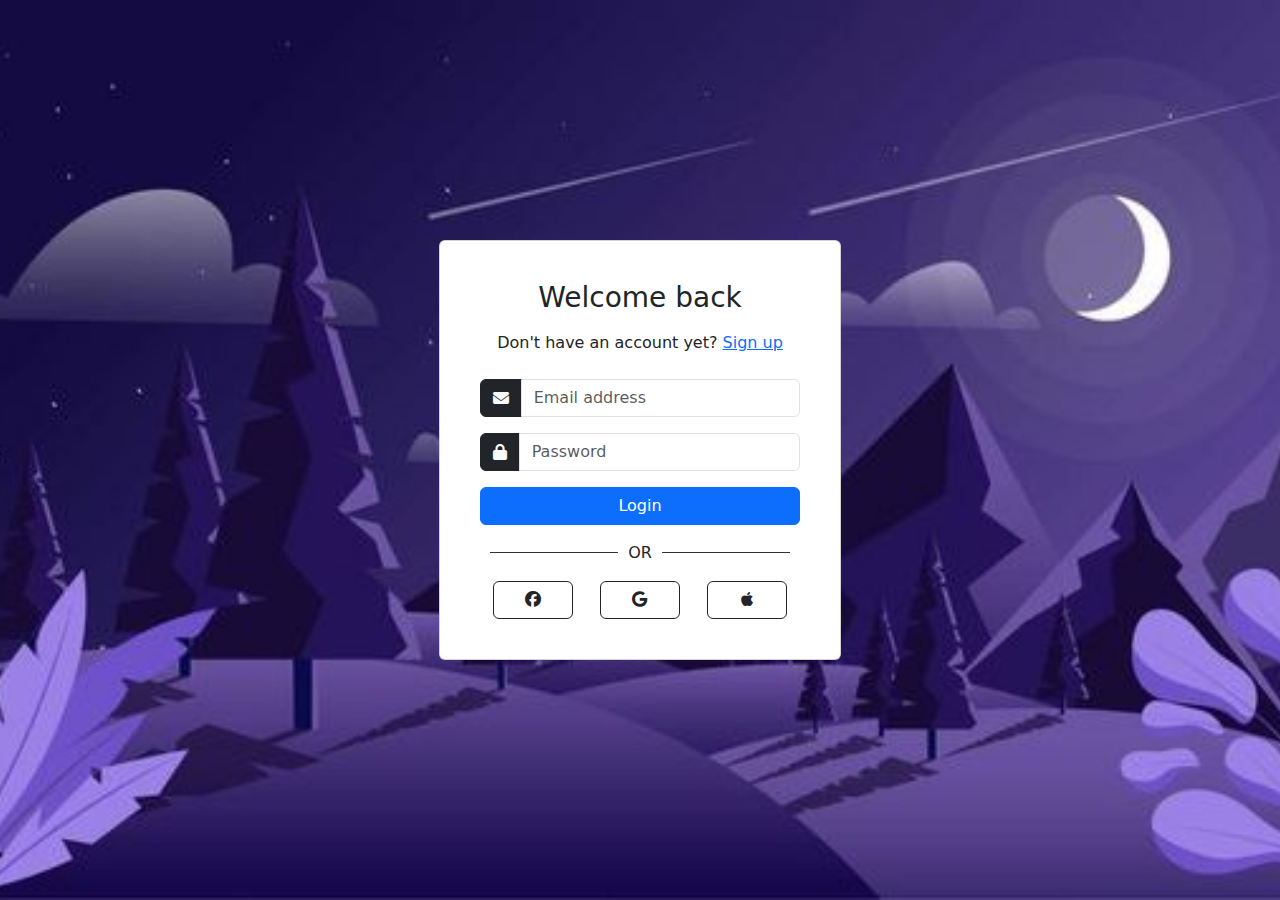
<file: login.html>
<!DOCTYPE html>
<html lang="en">

    <head>
        <meta charset="UTF-8">
        <meta name="viewport" content="width=device-width, initial-scale=1.0">
        <title>Login</title>
        <link rel="stylesheet" href="./css/login.css">
        <link href="https://cdn.jsdelivr.net/npm/bootstrap@5.0.2/dist/css/bootstrap.min.css" rel="stylesheet">
        <link rel="stylesheet" href="https://cdnjs.cloudflare.com/ajax/libs/font-awesome/6.5.2/css/all.min.css" />
    </head>

    <body>
        <div class="container-fluid bg">
            <div class="row d-flex justify-content-center align-items-center min-vh-100">
                <div class="col-md-4">
                    <div class="card p-4 text-center">
                        <div class="card-body">
                            <h3 class="card-title mb-3">Welcome back</h3>
                            <p class="card-text mb-4">Don't have an account yet?
                                <a href="signup.html">Sign up</a></p>
                            <form>
                                <div class="input-group mb-3">
                                    <span class="input-group-text bg-dark
                                                                border-dark text-light" id="basic-addon1">
                                        <i class="fas fa-envelope"></i>
                                    </span>
                                    <input type="email" class="form-control" id="email" placeholder="Email address" required>
                                </div>

                                <div class="input-group mb-3">
                                    <span class="input-group-text bg-dark
                                                                border-dark text-light" id="basic-addon2">
                                        <i class="fas fa-lock"></i>
                                    </span>
                                    <input type="password" class="form-control" id="password" placeholder="Password" required>
                                </div>

                                <button id="btn-login" class="btn btn-primary
                                                            w-100 mb-3" type="submit">Login</button>
                                <div class="d-flex mb-3 justify-content-center
                                                            align-items-center">
                                    <div class="divider"></div>
                                    OR
                                    <div class="divider"></div>
                                </div>

                                <div class="d-flex justify-content-around">
                                    <button type="button" class="btn
                                                                btn-outline-dark w-25"><i class="fab
                                                                    fa-facebook"></i></button>
                                    <button type="button" class="btn
                                                                btn-outline-dark w-25"><i class="fab
                                                                    fa-google"></i></button>
                                    <button type="button" class="btn
                                                                btn-outline-dark w-25"><i class="fab
                                                                    fa-apple"></i></button>
                                </div>
                            </form>

                        </div>
                    </div>
                </div>
            </div>
        </div>
    </body>

</html>
</file>
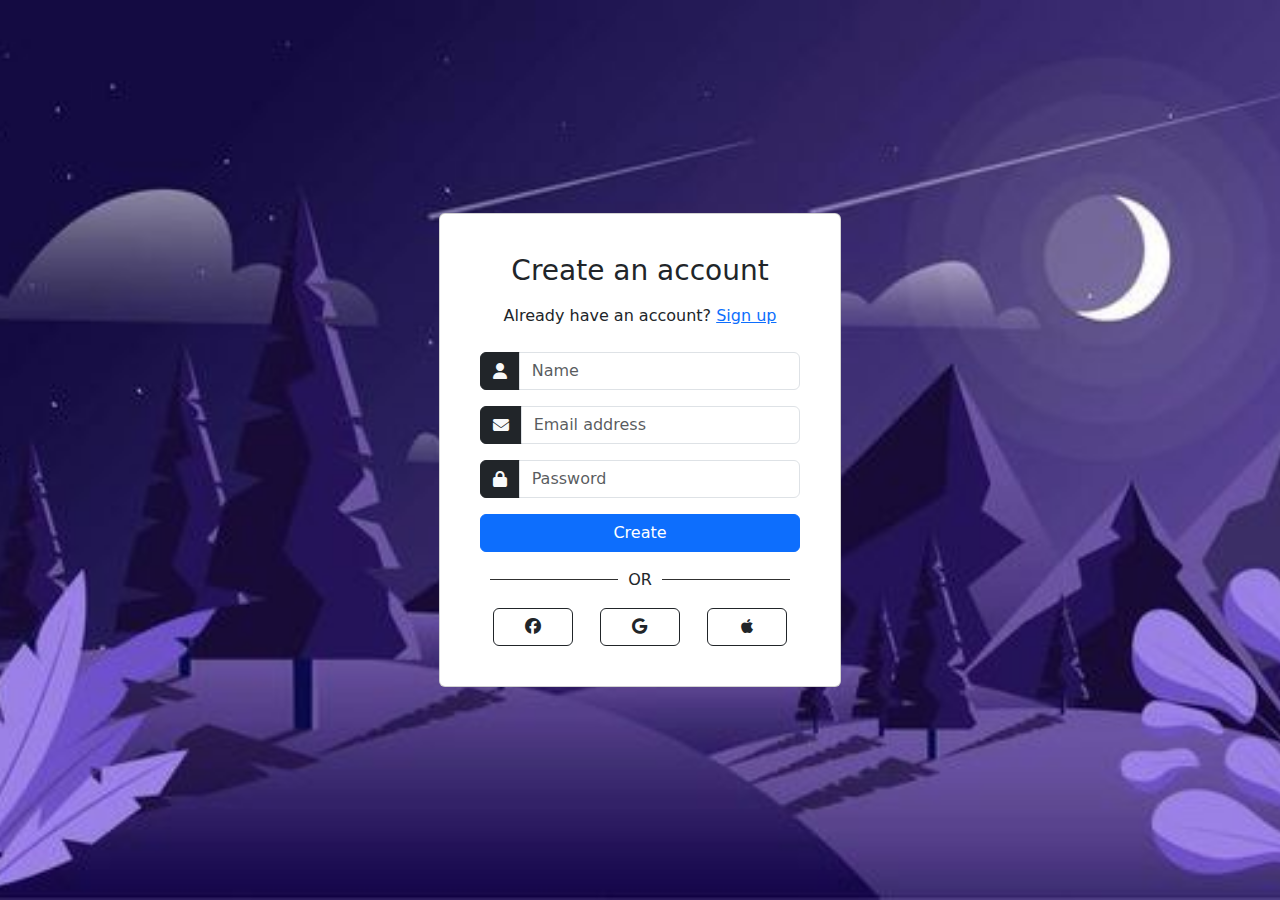
<file: signup.html>
<!DOCTYPE html>
<html lang="en">

    <head>
        <meta charset="UTF-8">
        <meta name="viewport" content="width=device-width, initial-scale=1.0">
        <title>Sign up</title>
        <link rel="stylesheet" href="./css/login.css">
        <link href="https://cdn.jsdelivr.net/npm/bootstrap@5.0.2/dist/css/bootstrap.min.css" rel="stylesheet">
        <link rel="stylesheet" href="https://cdnjs.cloudflare.com/ajax/libs/font-awesome/6.5.2/css/all.min.css" />
    </head>

    <body>
        <div class="container-fluid bg">
            <div class="row d-flex justify-content-center align-items-center min-vh-100">
                <div class="col-md-4">
                    <div class="card p-4 text-center">
                        <div class="card-body">
                            <h3 class="card-title mb-3">Create an account</h3>
                            <p class="card-text mb-4">Already have an account?
                                <a href="signup.html">Sign up</a>
                            </p>
                            <form>
                                <div class="input-group mb-3">
                                    <span class="input-group-text bg-dark
                                                                border-dark text-light" id="basic-addon1">
                                        <i class="fa-solid fa-user"></i>
                                    </span>
                                    <input type="name" class="form-control" id="name" placeholder="Name" required>
                                </div>

                                <div class="input-group mb-3">
                                    <span class="input-group-text bg-dark
                                                                border-dark text-light" id="basic-addon1">
                                        <i class="fas fa-envelope"></i>
                                    </span>
                                    <input type="email" class="form-control" id="email" placeholder="Email address"
                                        required>
                                </div>

                                <div class="input-group mb-3">
                                    <span class="input-group-text bg-dark
                                                                border-dark text-light" id="basic-addon2">
                                        <i class="fas fa-lock"></i>
                                    </span>
                                    <input type="password" class="form-control" id="password" placeholder="Password"
                                        required>
                                </div>

                                <button id="btn-login" class="btn btn-primary
                                                            w-100 mb-3" type="submit">Create</button>
                                <div class="d-flex mb-3 justify-content-center
                                                            align-items-center">
                                    <div class="divider"></div>
                                    OR
                                    <div class="divider"></div>
                                </div>

                                <div class="d-flex justify-content-around">
                                    <button type="button" class="btn
                                                                btn-outline-dark w-25"><i class="fab
                                                                    fa-facebook"></i></button>
                                    <button type="button" class="btn
                                                                btn-outline-dark w-25"><i class="fab
                                                                    fa-google"></i></button>
                                    <button type="button" class="btn
                                                                btn-outline-dark w-25"><i class="fab
                                                                    fa-apple"></i></button>
                                </div>
                            </form>

                        </div>
                    </div>
                </div>
            </div>
        </div>
    </body>

</html>
</file>
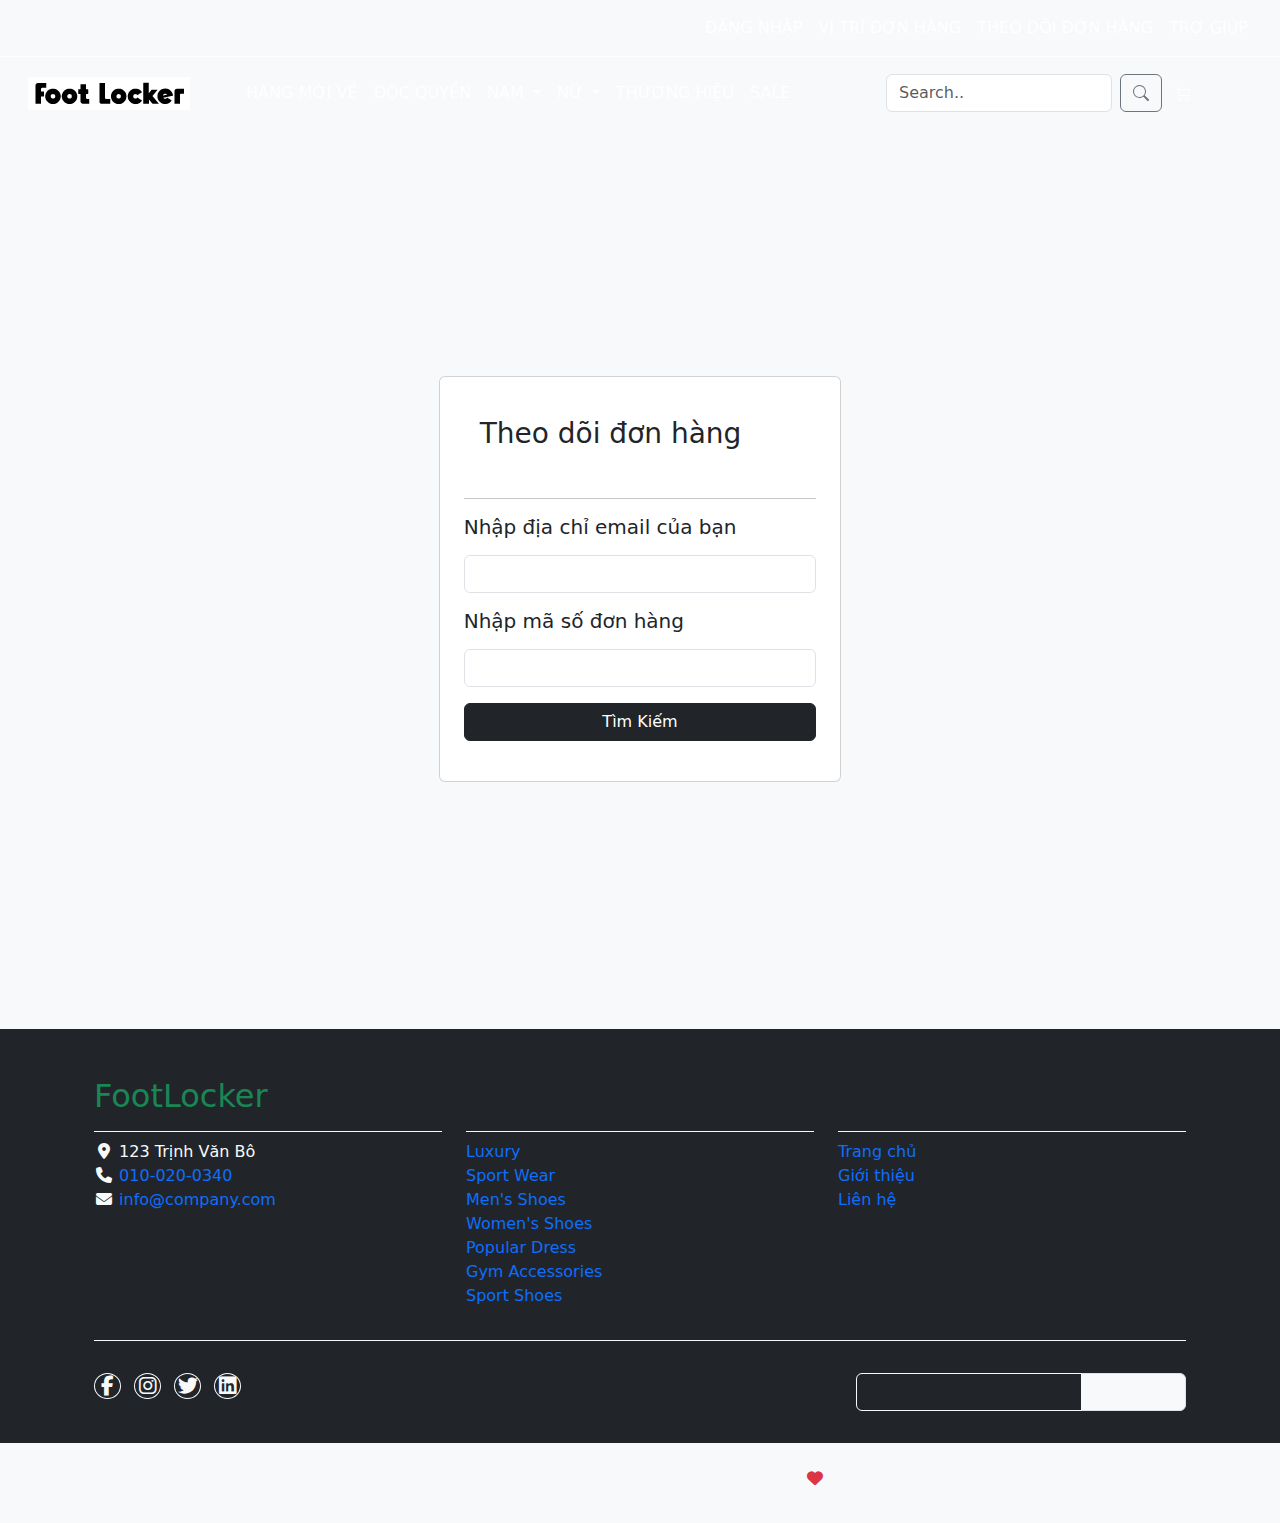
<file: trackorders.html>
<!DOCTYPE html>
<html lang="en">
    <head>
        <meta charset="UTF-8">
        <meta name="viewport" content="width=device-width, initial-scale=1.0">
        <title>FootLooker</title>
        <link href="https://cdn.jsdelivr.net/npm/bootstrap@5.0.2/dist/css/bootstrap.min.css" rel="stylesheet">
        <link rel="stylesheet" href="./css/trackorders.css">
        <link rel="shortcut icon" href="https://www.sneakerbranding.com/wp-content/uploads/2022/12/logo-in-logo.png" type="image/x-icon">
        <link rel="stylesheet" href="https://cdnjs.cloudflare.com/ajax/libs/font-awesome/6.5.2/css/all.min.css" />

    </head>
    <body>
        <div class="row">
            <div class="col">
                <nav class="navbar navbar-expand-lg bg-body-tertiary bg-dark d-flex justify-content-end top-nav px-4">
                    <div class="d-flex align-items-end">
                        <div class="collapse navbar-collapse" id="navbarSupportedContent">
                            <ul class="navbar-nav me-auto mb-2 mb-lg-0">
                                <li class="nav-item">
                                    <a class="nav-link" href="login.html">ĐĂNG NHẬP</a>
                                </li>
                                <li class="nav-item">
                                    <a class="nav-link" href="#">VỊ TRÍ ĐƠN HÀNG</a>
                                </li>
                                <li class="nav-item">
                                    <a class="nav-link" href="trackorders.html">THEO DÕI ĐƠN HÀNG</a>
                                </li>
                                <li class="nav-item">
                                    <a class="nav-link" href="#">TRỢ GIÚP</a>
                                </li>
                            </ul>
                        </div>
                    </div>
                </nav>

                <nav class="navbar navbar-expand-lg bg-body-tertiary bg-dark d-flex flex-column p-3">
                    <div class="container-fluid">
                        <a href="index.html">
                            <img src="./img/Foot_Locker.png" alt="Logo">
                        </a>

                        <div class="collapse navbar-collapse mx-5">
                            <ul class="navbar-nav me-auto mb-2 mb-lg-0">
                                <li class="nav-item">
                                    <a class="nav-link" aria-current="page" href="#">HÀNG MỚI VỀ</a>
                                </li>
                                <li class="nav-item">
                                    <a class="nav-link" aria-current="page" href="#">ĐỘC QUYỀN</a>
                                </li>
                                <li class="nav-item dropdown">
                                    <a class="nav-link dropdown-toggle" href="#" role="button" data-bs-toggle="dropdown" aria-expanded="false">
                                        NAM
                                    </a>
                                    <ul class="dropdown-menu">
                                        <li><a class="dropdown-item" href="#">T-shirt</a></li>
                                        <li><a class="dropdown-item" href="#">Hoodies</a></li>
                                        <li><a class="dropdown-item" href="#">Quần</a></li>
                                    </ul>
                                </li>
                                <li class="nav-item dropdown">
                                    <a class="nav-link dropdown-toggle" href="#" role="button" data-bs-toggle="dropdown" aria-expanded="false">
                                        NỮ
                                    </a>
                                    <ul class="dropdown-menu">
                                        <li><a class="dropdown-item" href="#">T-shirt</a></li>
                                        <li><a class="dropdown-item" href="#">Hoodies</a></li>
                                        <li><a class="dropdown-item" href="#">Quần</a></li>
                                    </ul>
                                </li>
                                <li class="nav-item">
                                    <a class="nav-link" aria-current="page" href="#">THƯƠNG HIỆU</a>
                                </li>
                                <li class="nav-item">
                                    <a class="nav-link" aria-current="page" href="#">SALE</a>
                                </li>
                            </ul>
                            <form class="d-flex" role="search">
                                <input class="form-control me-2" type="search" placeholder="Search.." aria-label="Search">
                                <button class="btn btn-outline-secondary d-flex align-items-center" type="submit">
                                    <svg xmlns="http://www.w3.org/2000/svg" width="16" height="16" fill="currentColor" class="bi bi-search" viewBox="0 0 16 16">
                                        <path d="M11.742 10.344a6.5 6.5 0 1 0-1.397 1.398h-.001q.044.06.098.115l3.85 3.85a1 1 0 0 0 1.415-1.414l-3.85-3.85a1 1 0 0 0-.115-.1zM12 6.5a5.5 5.5 0 1 1-11 0 5.5 5.5 0 0 1 11 0" />
                                    </svg>
                                </button>

                                <button class="btn d-flex align-items-center">
                                    <svg xmlns="http://www.w3.org/2000/svg" width="16" height="16" fill="currentColor" class="bi bi-cart2 cl" viewBox="0 0 16 16">
                                        <path
                                            d="M0 2.5A.5.5 0 0 1 .5 2H2a.5.5 0 0 1 .485.379L2.89 4H14.5a.5.5 0 0 1 .485.621l-1.5 6A.5.5 0 0 1 13 11H4a.5.5 0 0 1-.485-.379L1.61 3H.5a.5.5 0 0 1-.5-.5M3.14 5l1.25 5h8.22l1.25-5zM5 13a1 1 0 1 0 0 2 1 1 0 0 0 0-2m-2 1a2 2 0 1 1 4 0 2 2 0 0 1-4 0m9-1a1 1 0 1 0 0 2 1 1 0 0 0 0-2m-2 1a2 2 0 1 1 4 0 2 2 0 0 1-4 0" />
                                    </svg>
                                </button>
                            </form>
                        </div>
                    </div>
                </nav>
            </div>
        </div>

        <div class="container-fluid bg">
            <div class="row d-flex justify-content-center align-items-center min-vh-100">
                <div class="col-md-4">
                    <div class="card p-4 text-start">
                        <div class="card-body">
                            <h3 class="card-title mb-3">Theo dõi đơn hàng</h3>
                        </div>
                        <div class="d-flex md-3 justify-content-center align-items-center"></div>
                        <hr>
                        <h5 class="card-title mb-3">Nhập địa chỉ email của bạn</h5>
                        <div class="input-group mb-3">
                            <input type="email" class="form-control" id="email" placeholder required>
                        </div>
                        <h5 class="card-title mb-3">Nhập mã số đơn hàng</h5>
                        <div class="input-group mb-3">
                            <input type="text" class="form-control" id="text" placeholder required>
                        </div>
                        <button id="btn-search" class="btn btn-dark w-100 mb-3 " type="submit">Tìm Kiếm</button>
                    </div>
                </div>
            </div>
        </div>

        <footer class="bg-dark">
            <div class="container" id="footer">
                <div class="container" th:fragment="footer">
                    <div class="row">
                        <div class="col-md-4 pt-5">
                            <h2 class="h2 border-bottom pb-3 border-light text-success">FootLocker</h2>
                            <ul class="list-unstyled text-light footer-link-list">
                                <li><i class="fas fa-map-marker-alt fa-fw"></i> 123 Trịnh Văn Bô</li>
                                <li><i class="fa fa-phone fa-fw"></i> <a class="text-decoration-none" href="tel:010-020-0340">010-020-0340</a></li>
                                <li><i class="fa fa-envelope fa-fw"></i> <a class="text-decoration-none" href="mailto:info@company.com">info@company.com</a></li>
                            </ul>
                        </div>
                        <div class="col-md-4 pt-5">
                            <h2 class="h2 border-bottom pb-3 border-light">Sản phẩm</h2>
                            <ul class="list-unstyled text-light footer-link-list">
                                <li><a class="text-decoration-none" href="#">Luxury</a></li>
                                <li><a class="text-decoration-none" href="#">Sport Wear</a></li>
                                <li><a class="text-decoration-none" href="#">Men's Shoes</a></li>
                                <li><a class="text-decoration-none" href="#">Women's Shoes</a></li>
                                <li><a class="text-decoration-none" href="#">Popular Dress</a></li>
                                <li><a class="text-decoration-none" href="#">Gym Accessories</a></li>
                                <li><a class="text-decoration-none" href="#">Sport Shoes</a></li>
                            </ul>
                        </div>
                        <div class="col-md-4 pt-5">
                            <h2 class="h2 border-bottom pb-3 border-light">Thông tin</h2>
                            <ul class="list-unstyled text-light footer-link-list">
                                <li><a class="text-decoration-none" href="#">Trang chủ</a></li>
                                <li><a class="text-decoration-none" href="#">Giới thiệu</a></li>
                                <li><a class="text-decoration-none" href="#">Liên hệ</a></li>
                            </ul>
                        </div>
                    </div>

                    <div class="row text-light mb-4">
                        <div class="col-12 mb-3">
                            <div class="w-100 my-3 border-top border-light"></div>
                        </div>
                        <div class="col-auto me-auto">
                            <ul class="list-inline text-left footer-icons">
                                <li class="list-inline-item border border-light rounded-circle text-center">
                                    <a class="text-light text-decoration-none" target="_blank" href="http://facebook.com/"><i class="fab fa-facebook-f fa-lg fa-fw"></i></a>
                                </li>
                                <li class="list-inline-item border border-light rounded-circle text-center">
                                    <a class="text-light text-decoration-none" target="_blank" href="https://www.instagram.com/"><i class="fab fa-instagram fa-lg fa-fw"></i></a>
                                </li>
                                <li class="list-inline-item border border-light rounded-circle text-center">
                                    <a class="text-light text-decoration-none" target="_blank" href="https://twitter.com/"><i class="fab fa-twitter fa-lg fa-fw"></i></a>
                                </li>
                                <li class="list-inline-item border border-light rounded-circle text-center">
                                    <a class="text-light text-decoration-none" target="_blank" href="https://www.linkedin.com/"><i class="fab fa-linkedin fa-lg fa-fw"></i></a>
                                </li>
                            </ul>
                        </div>
                        <div class="col-auto">
                            <label class="sr-only" for="subscribeEmail">Email address</label>
                            <div class="input-group mb-2">
                                <input type="text" class="form-control bg-dark border-light" id="subscribeEmail" placeholder="Email address">
                                <div class="input-group-text btn-success text-light">Subscribe</div>
                            </div>
                        </div>
                    </div>
                </div>
            </div>

            <div id="copy-right" class="bg-body-tertiary py-3 w-100">
                <div class="container">
                    <div class="row pt-2">
                        <div class="col-12">
                            <p class="text-center text-light">
                                Copyright © 2024 | Designed by Quang Ha
                                <i class="fa-solid fa-heart text-danger"></i>
                            </p>
                        </div>
                    </div>
                </div>
            </div>
        </footer>

        <script src="https://cdn.jsdelivr.net/npm/@popperjs/core@2.9.2/dist/umd/popper.min.js"></script>
        <script src="https://cdn.jsdelivr.net/npm/bootstrap@5.0.2/dist/js/bootstrap.min.js"></script>
        <script src="./js/index.js"></script>
    </body>
</html>
</file>
<file: css/login.css>
.bg {
    background-image: url("../img/bg-login.jpg");
    background-size: cover;
    background-position: center;
    background-repeat: no-repeat;
}

.divider {
    width: 100%;
    height: 1px;
    margin: 10px;
    background-color: #303030;
}
</file>
<file: css/trackorders.css>
/* General Styles */
body {
  background-color: #f8f9fa;
}

/* Top Navigation */
.top-nav {
  border-bottom: 1px solid white;
}

.nav-link {
  color: white !important;
}

/* Copyright */
#copyright .pt-2 {
  padding-top: 0 !important;
}

#copyright p {
  margin-bottom: 0;
}

.cl {
  color: white;
}
</file>
